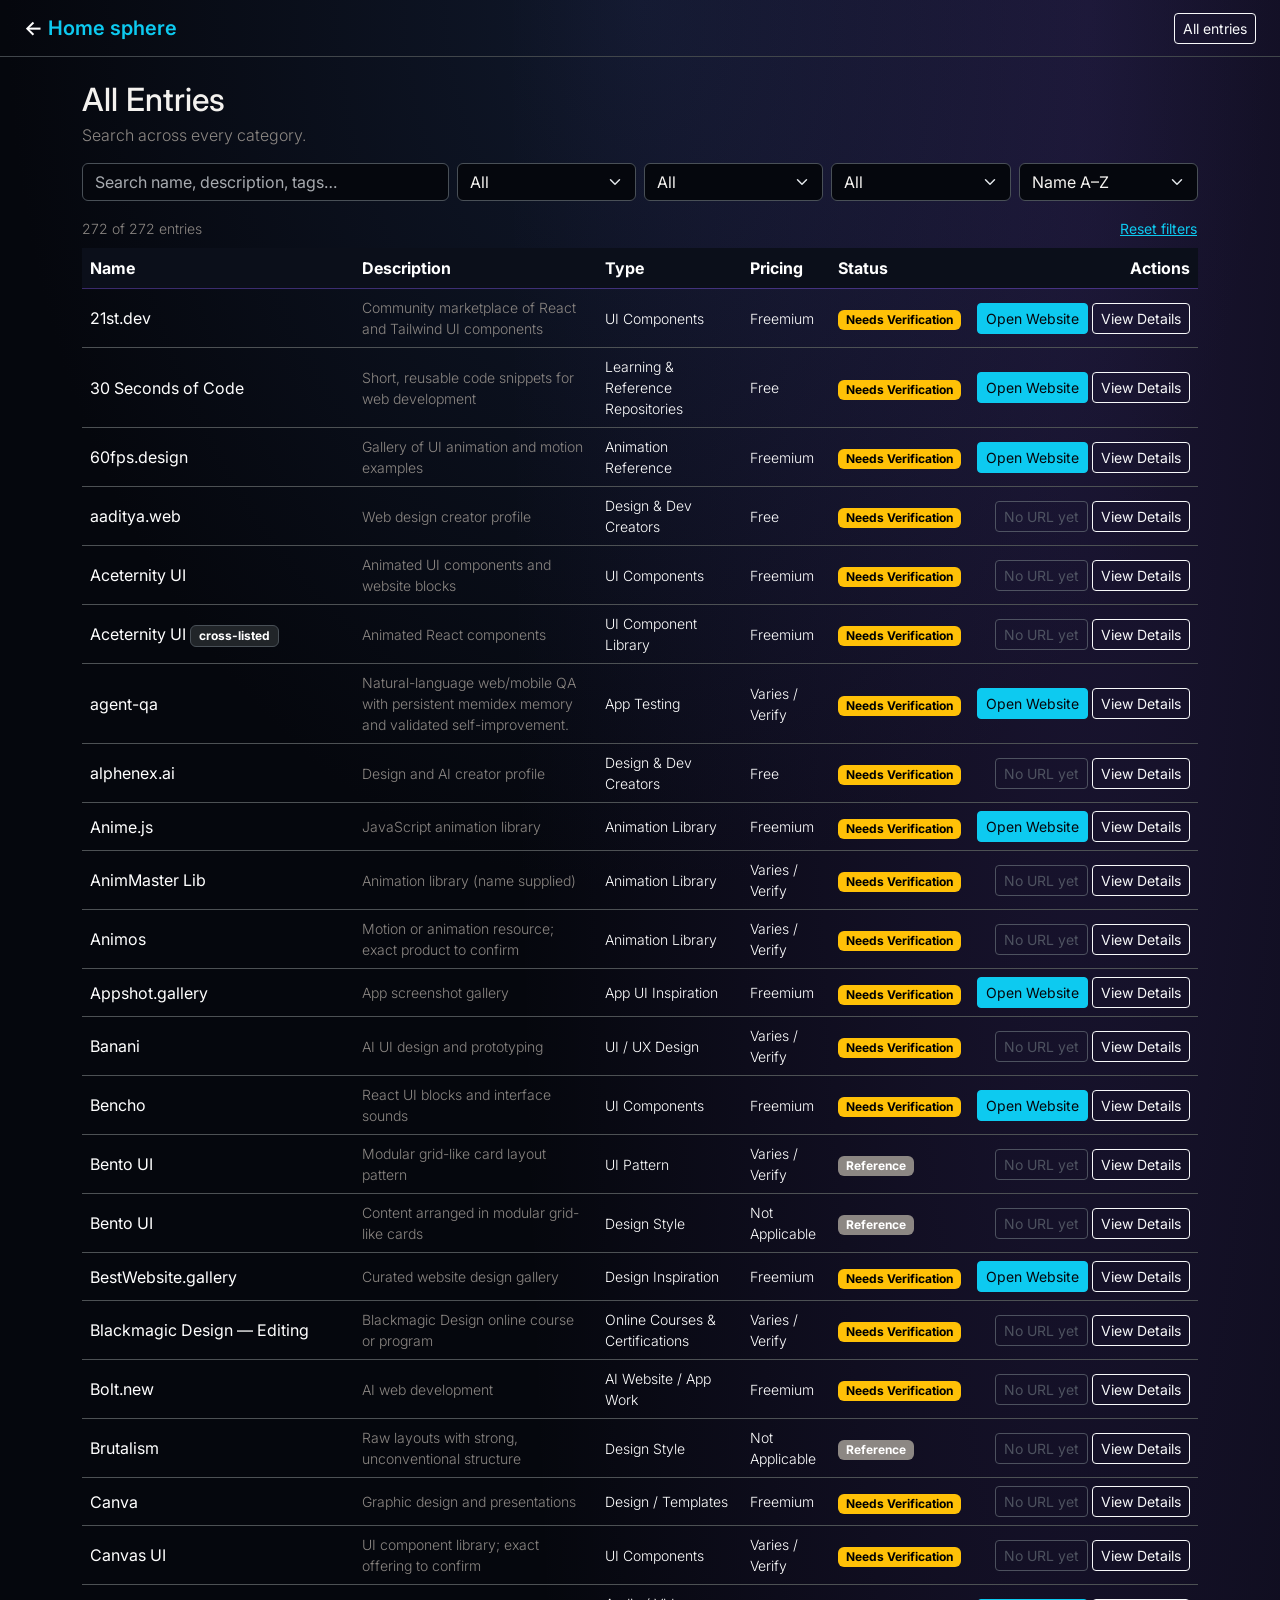
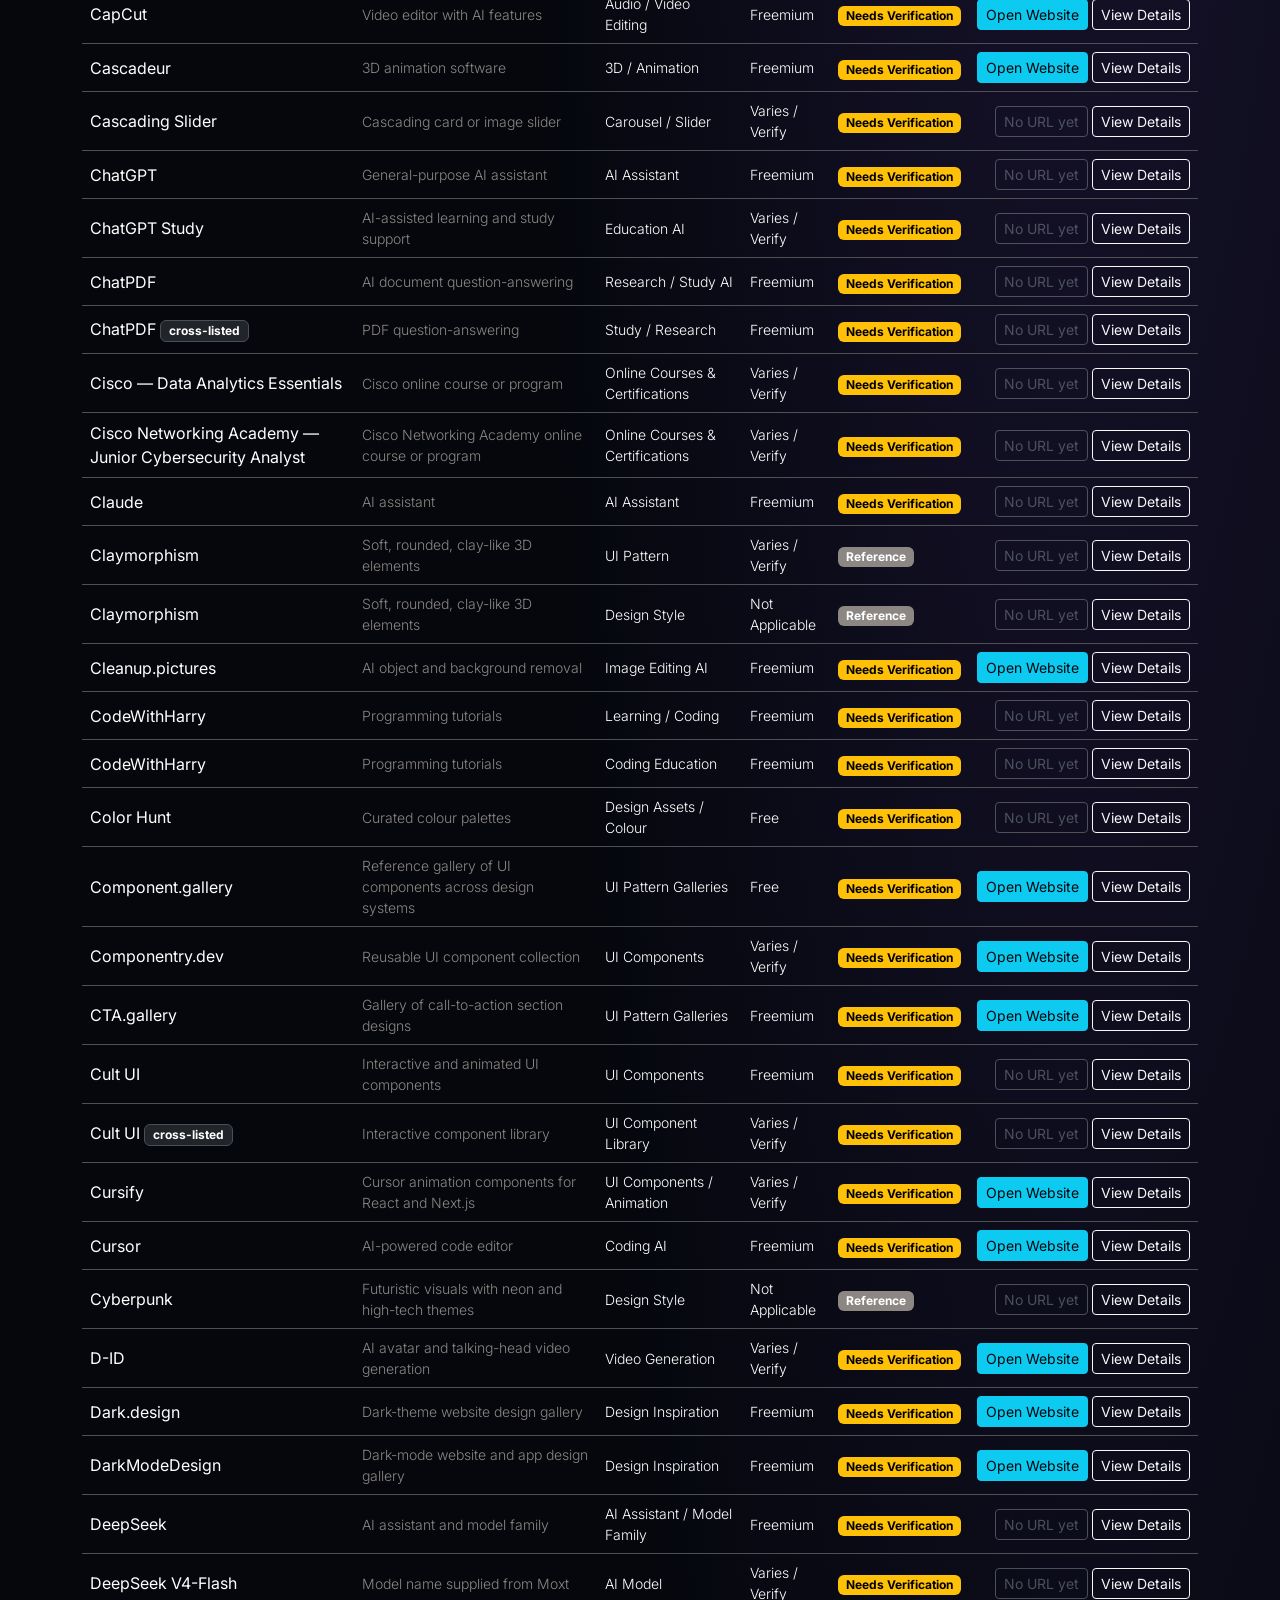
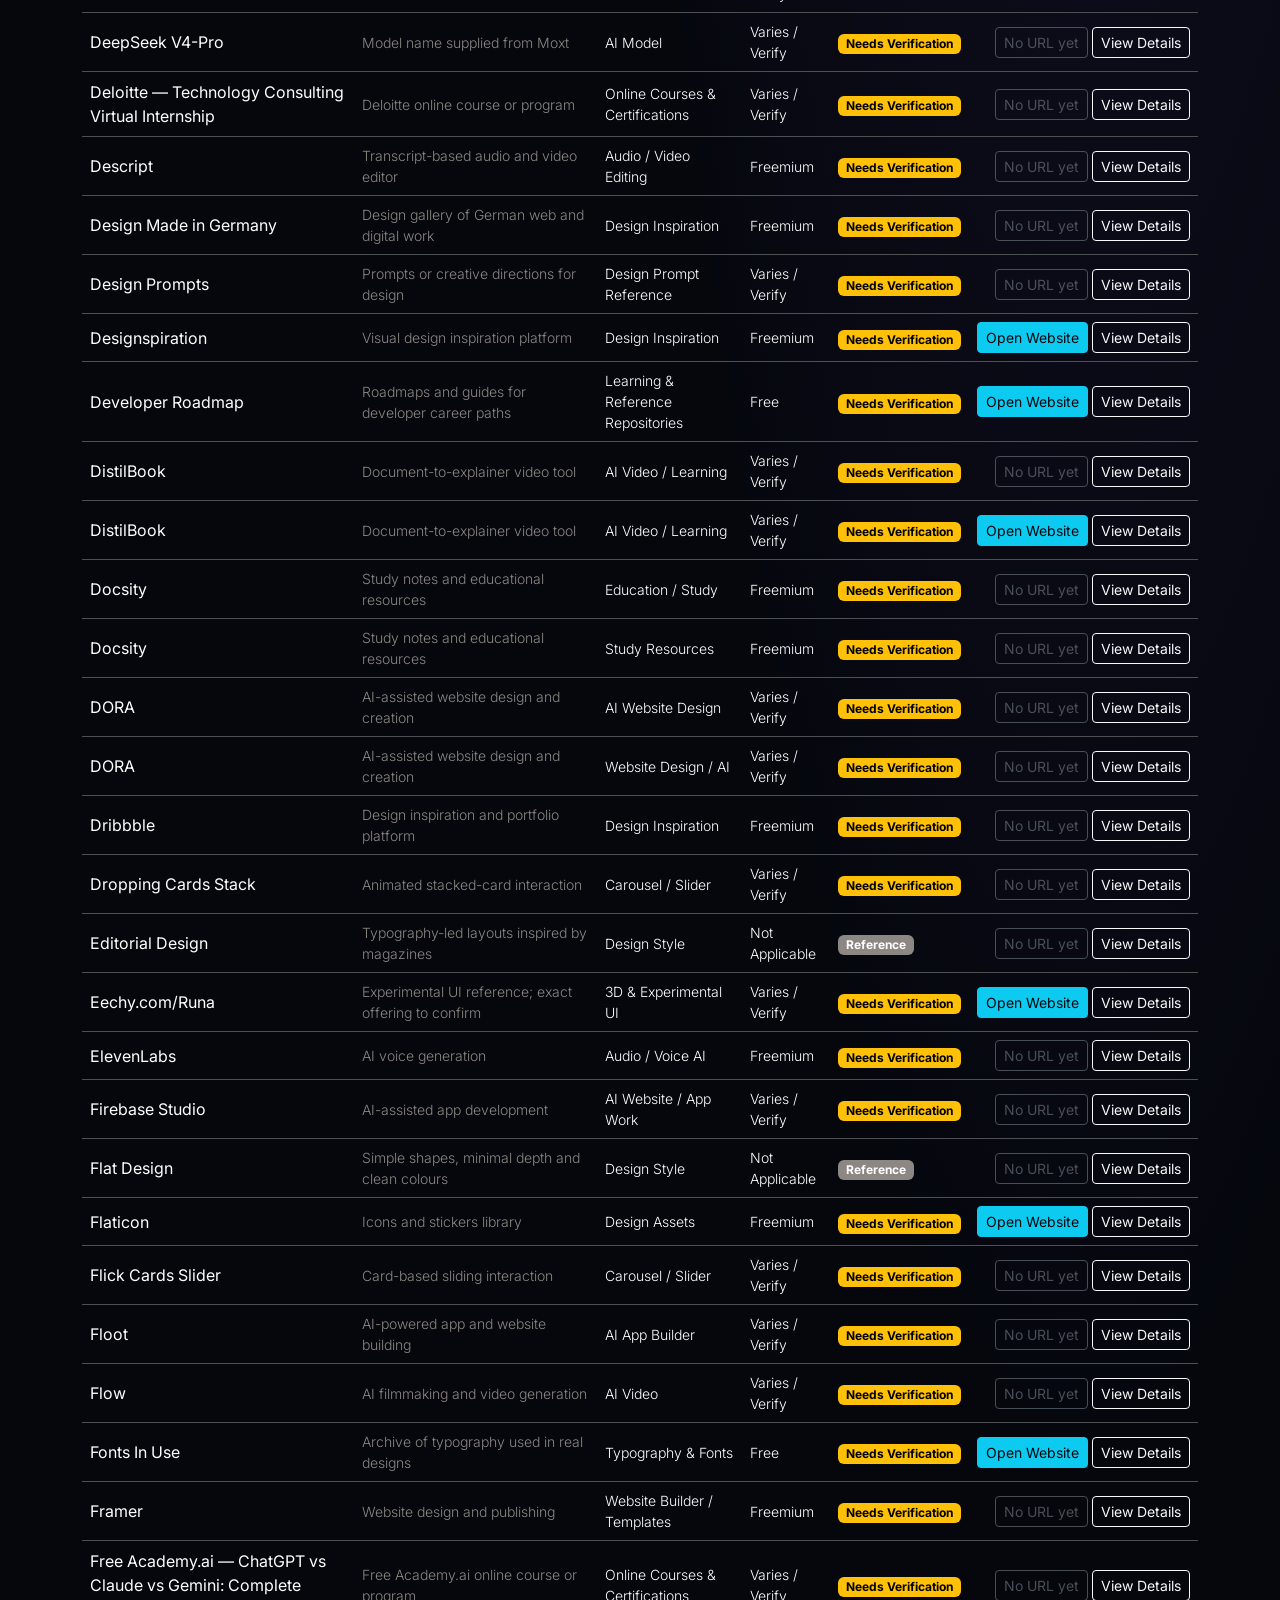
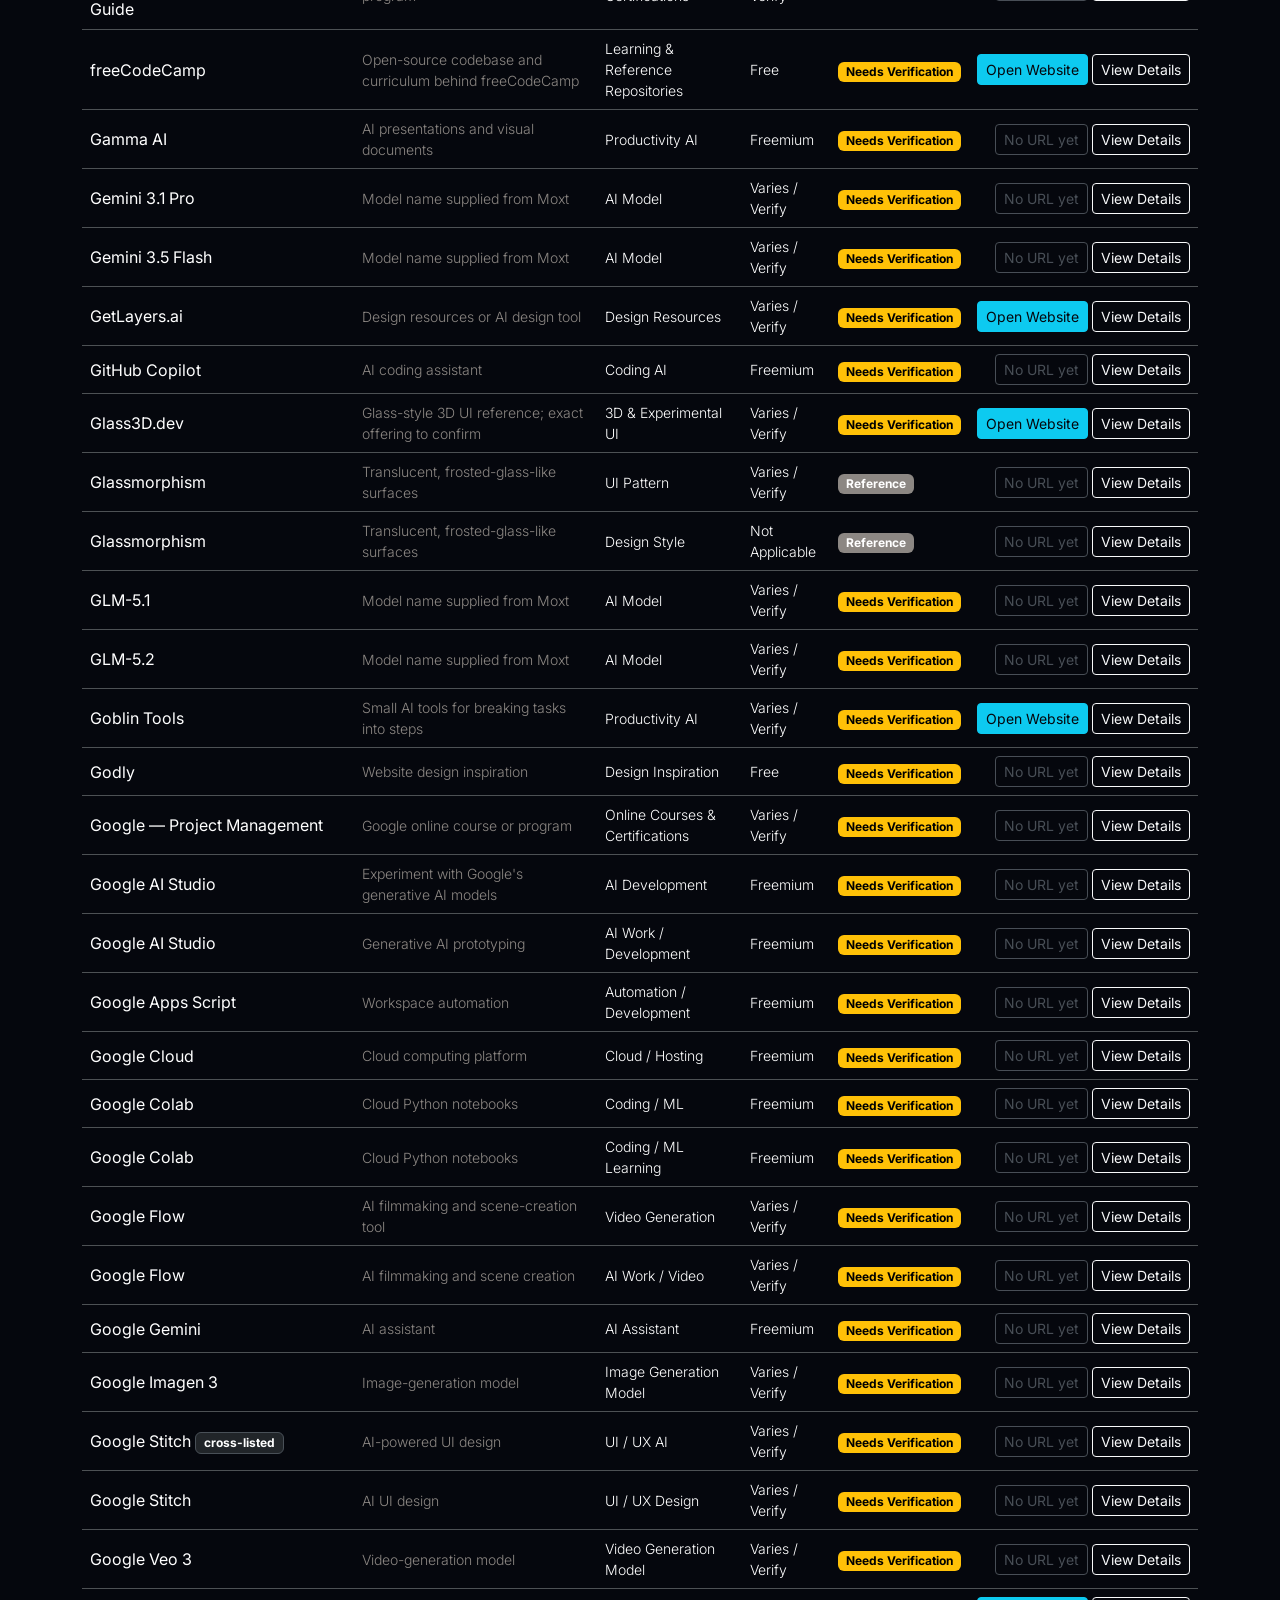
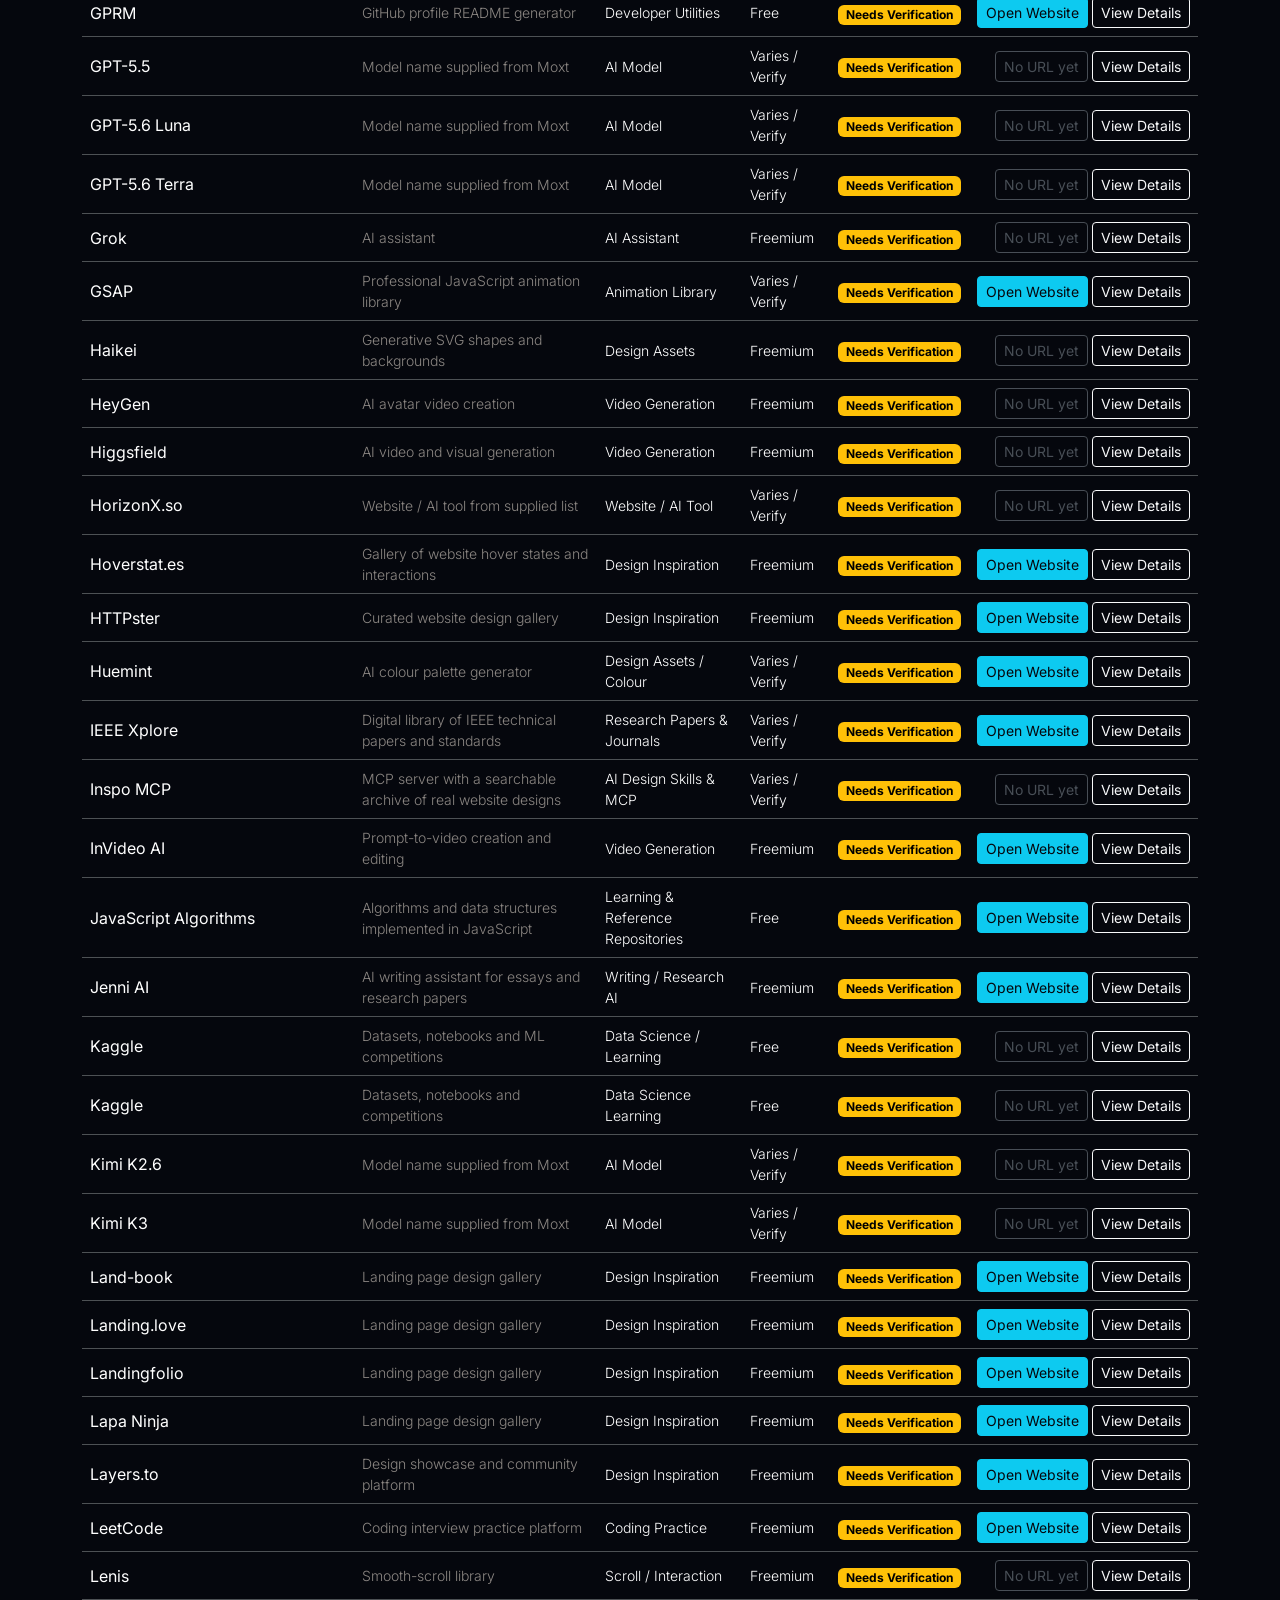
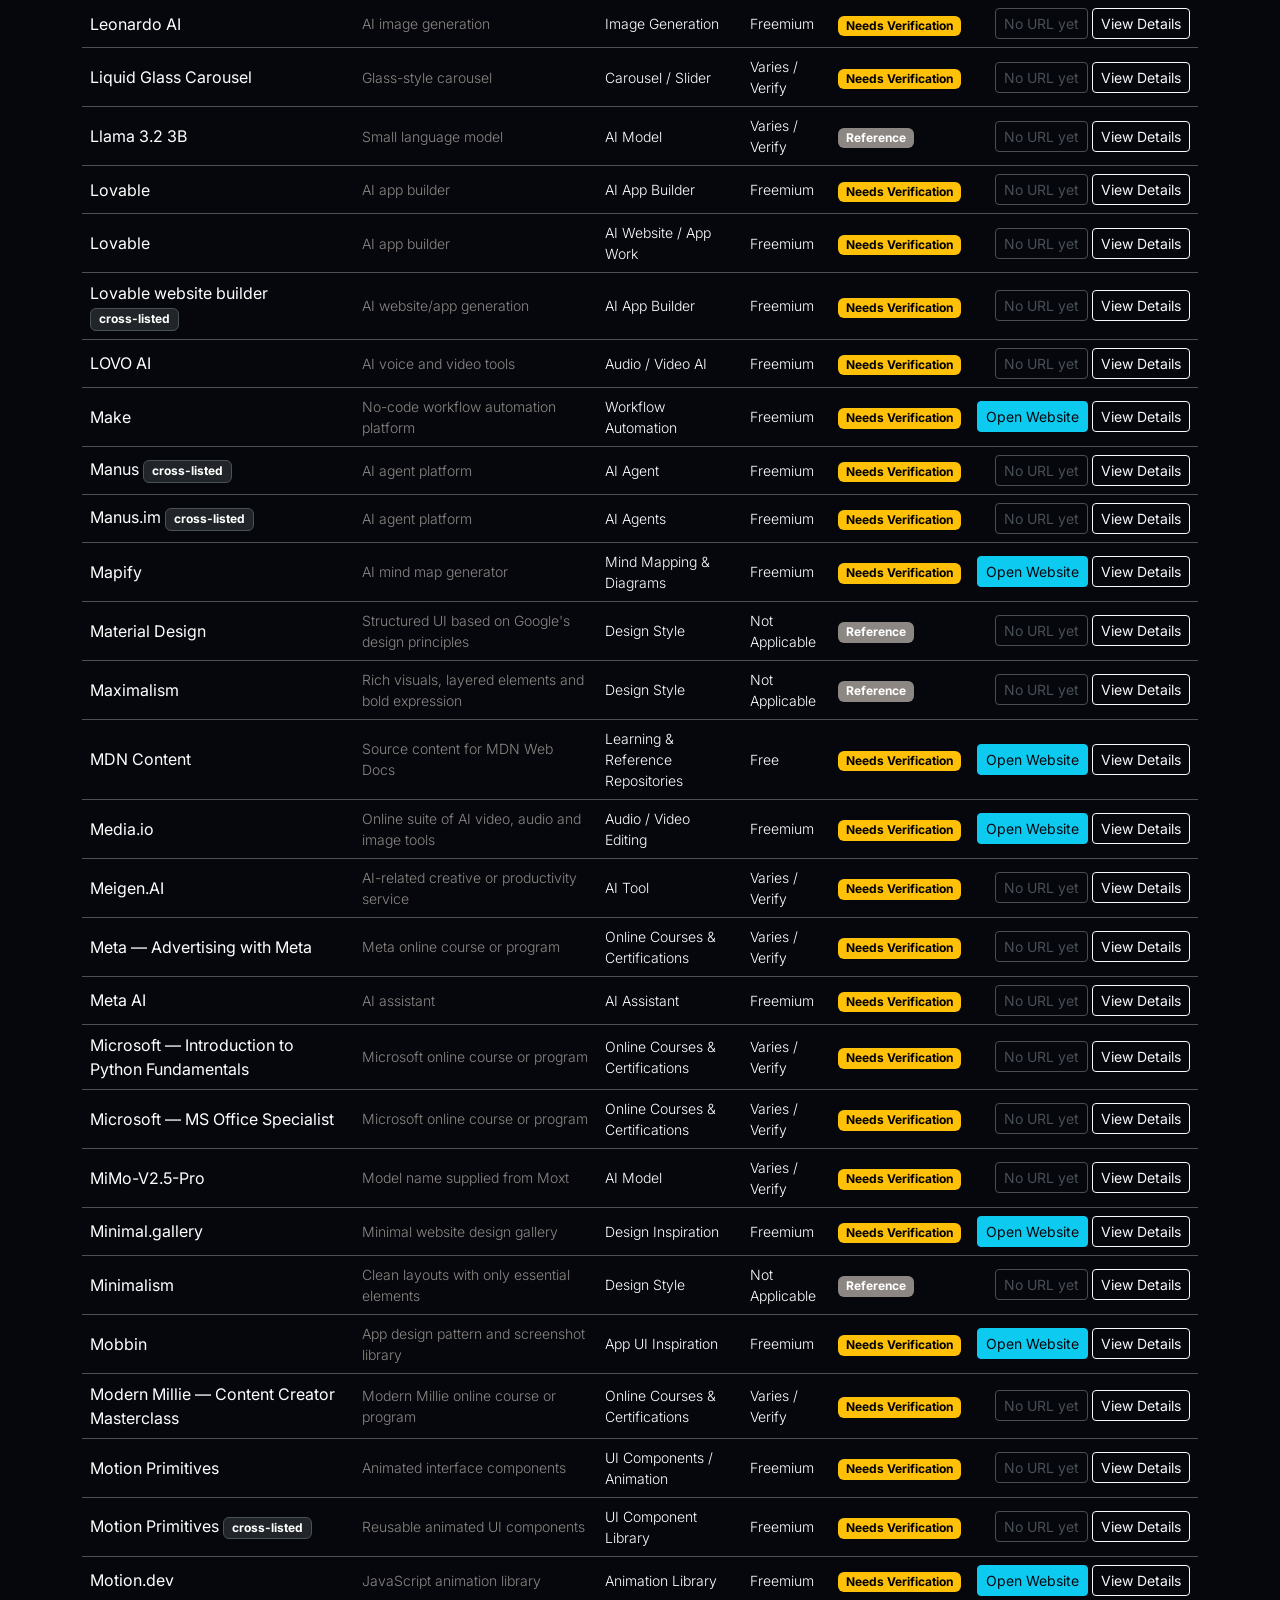
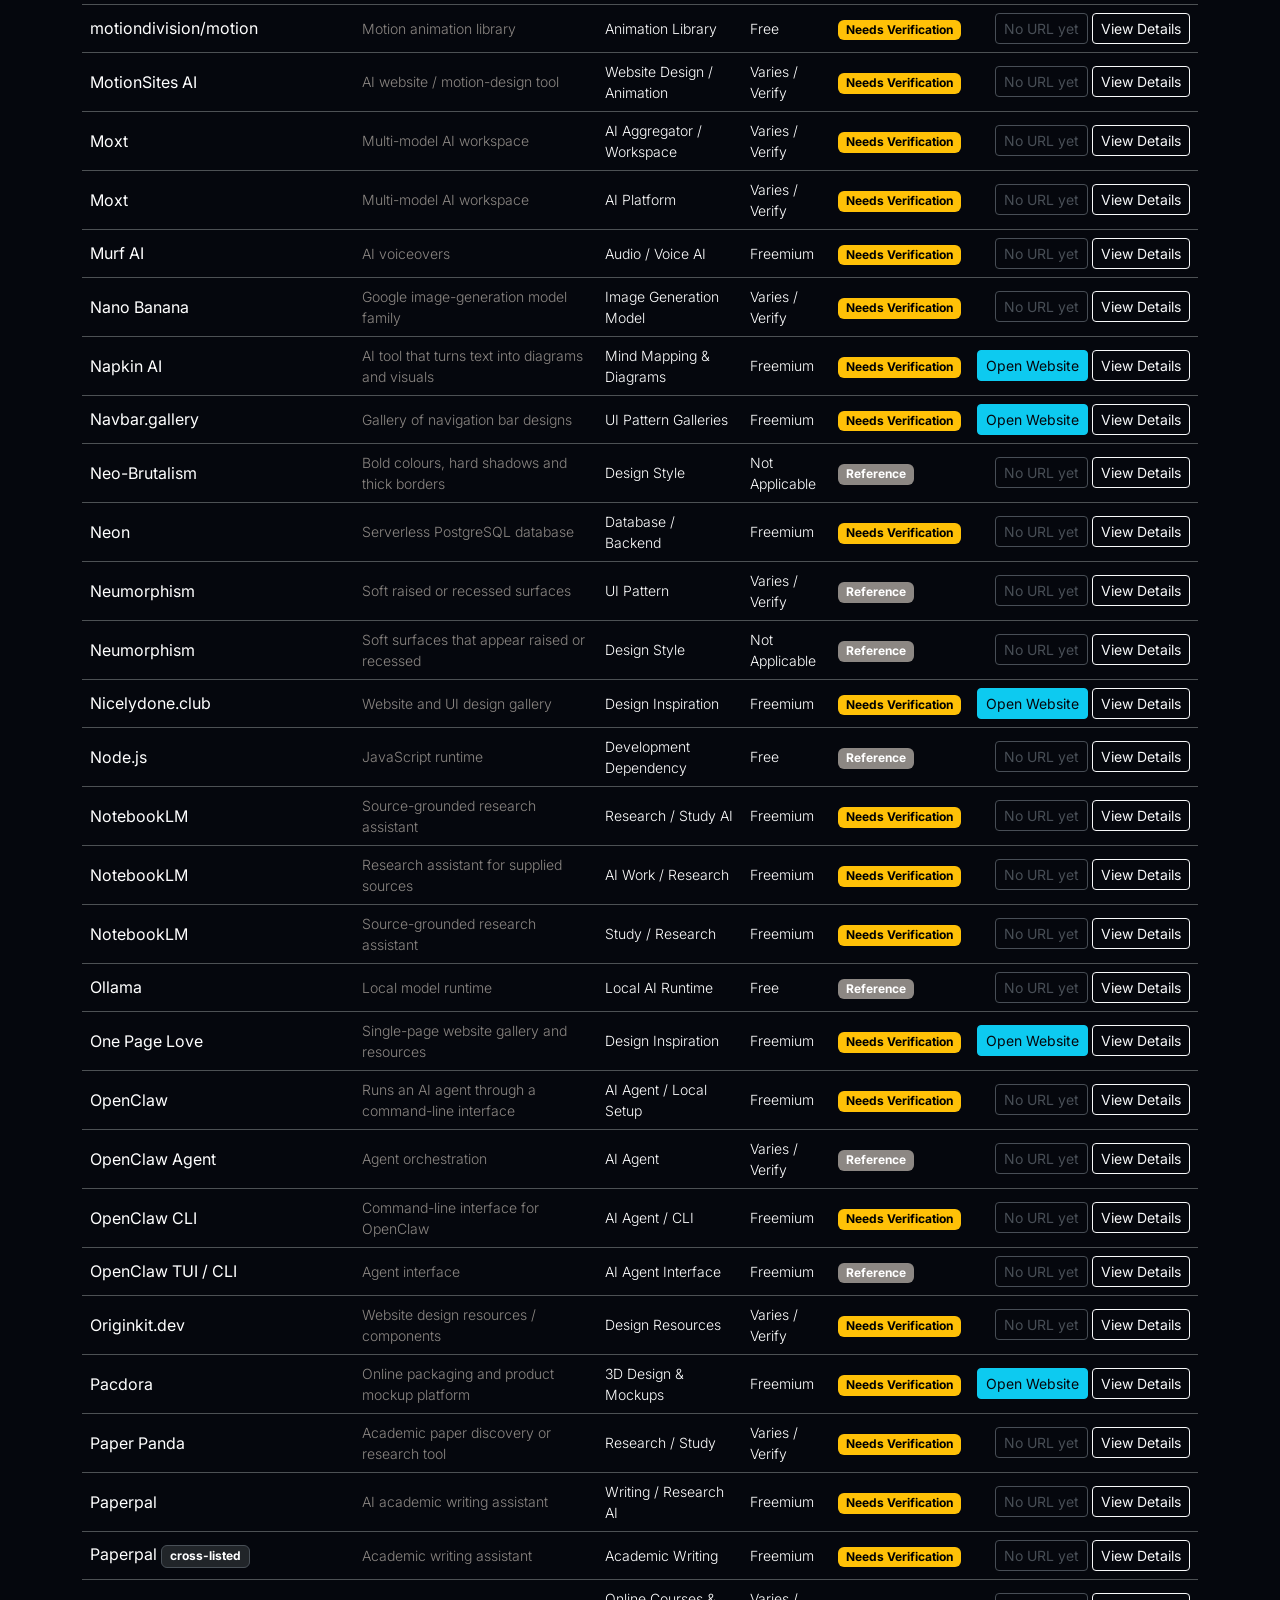
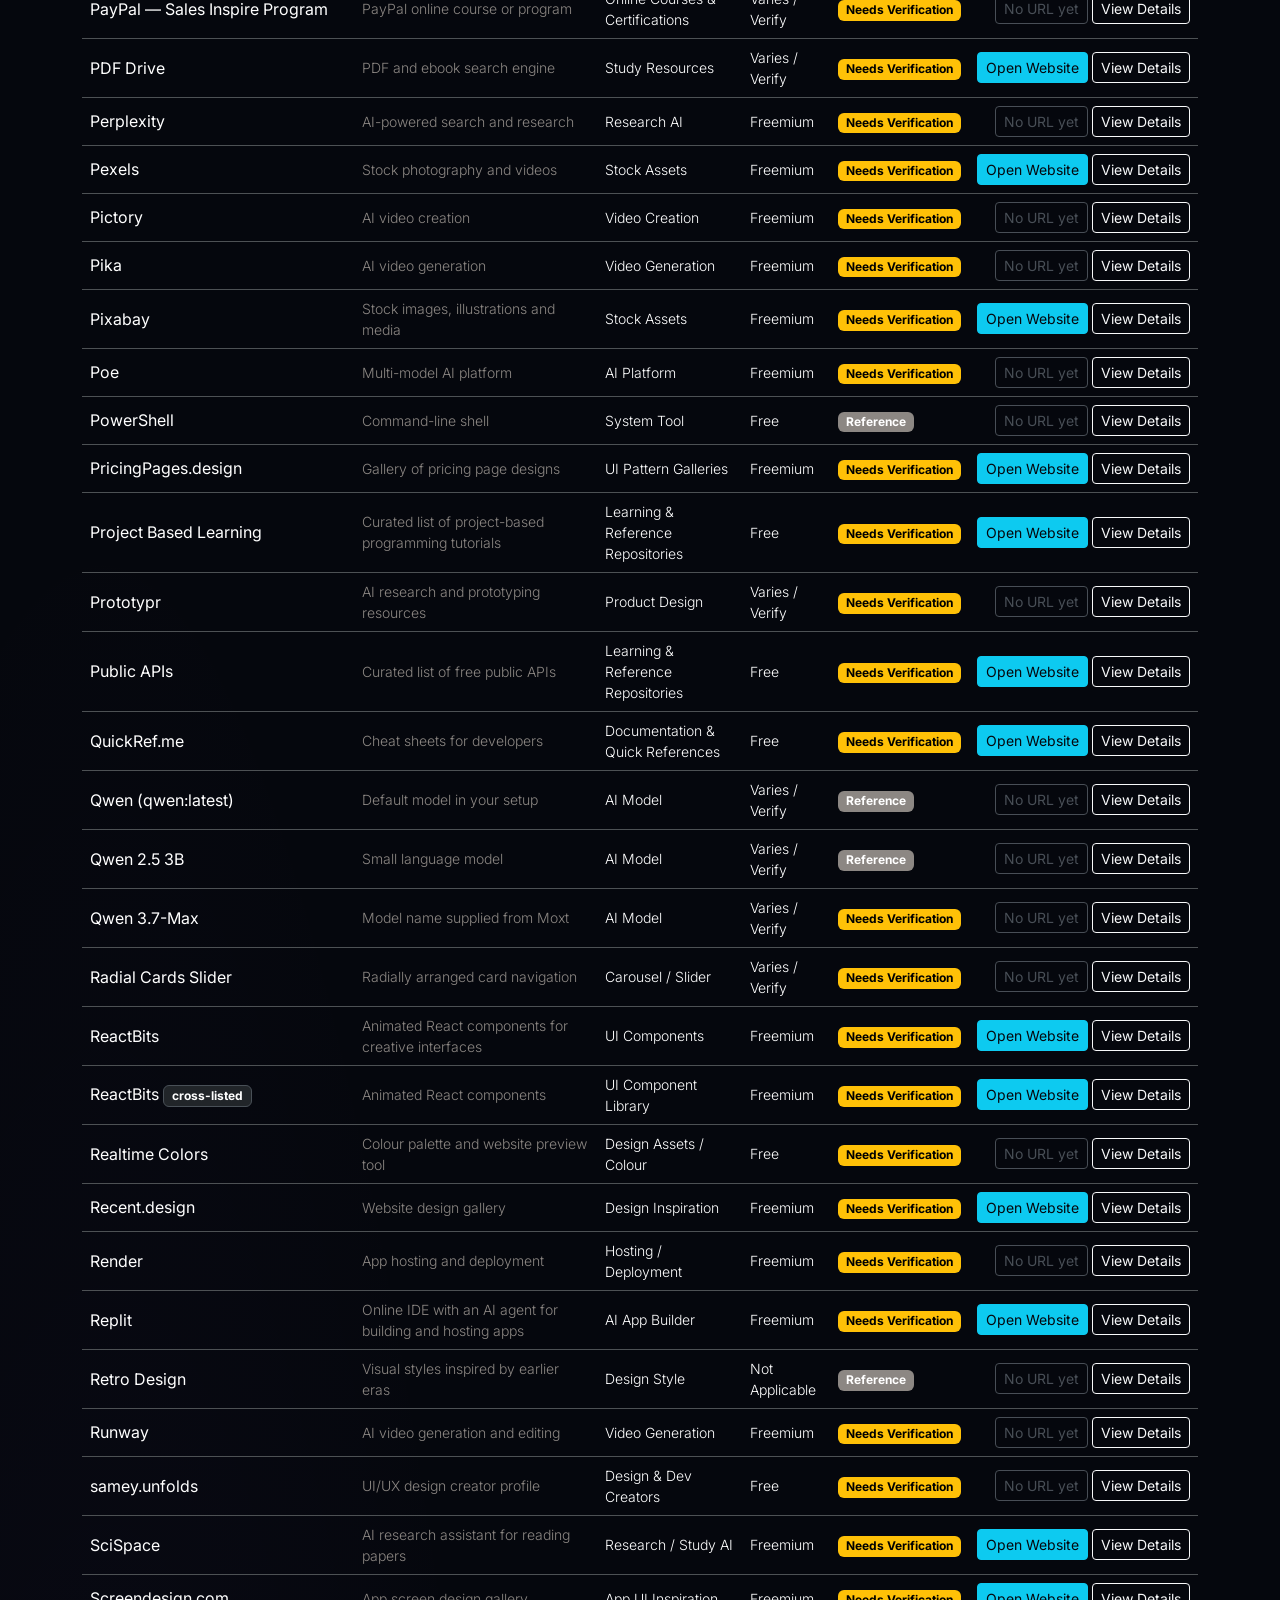
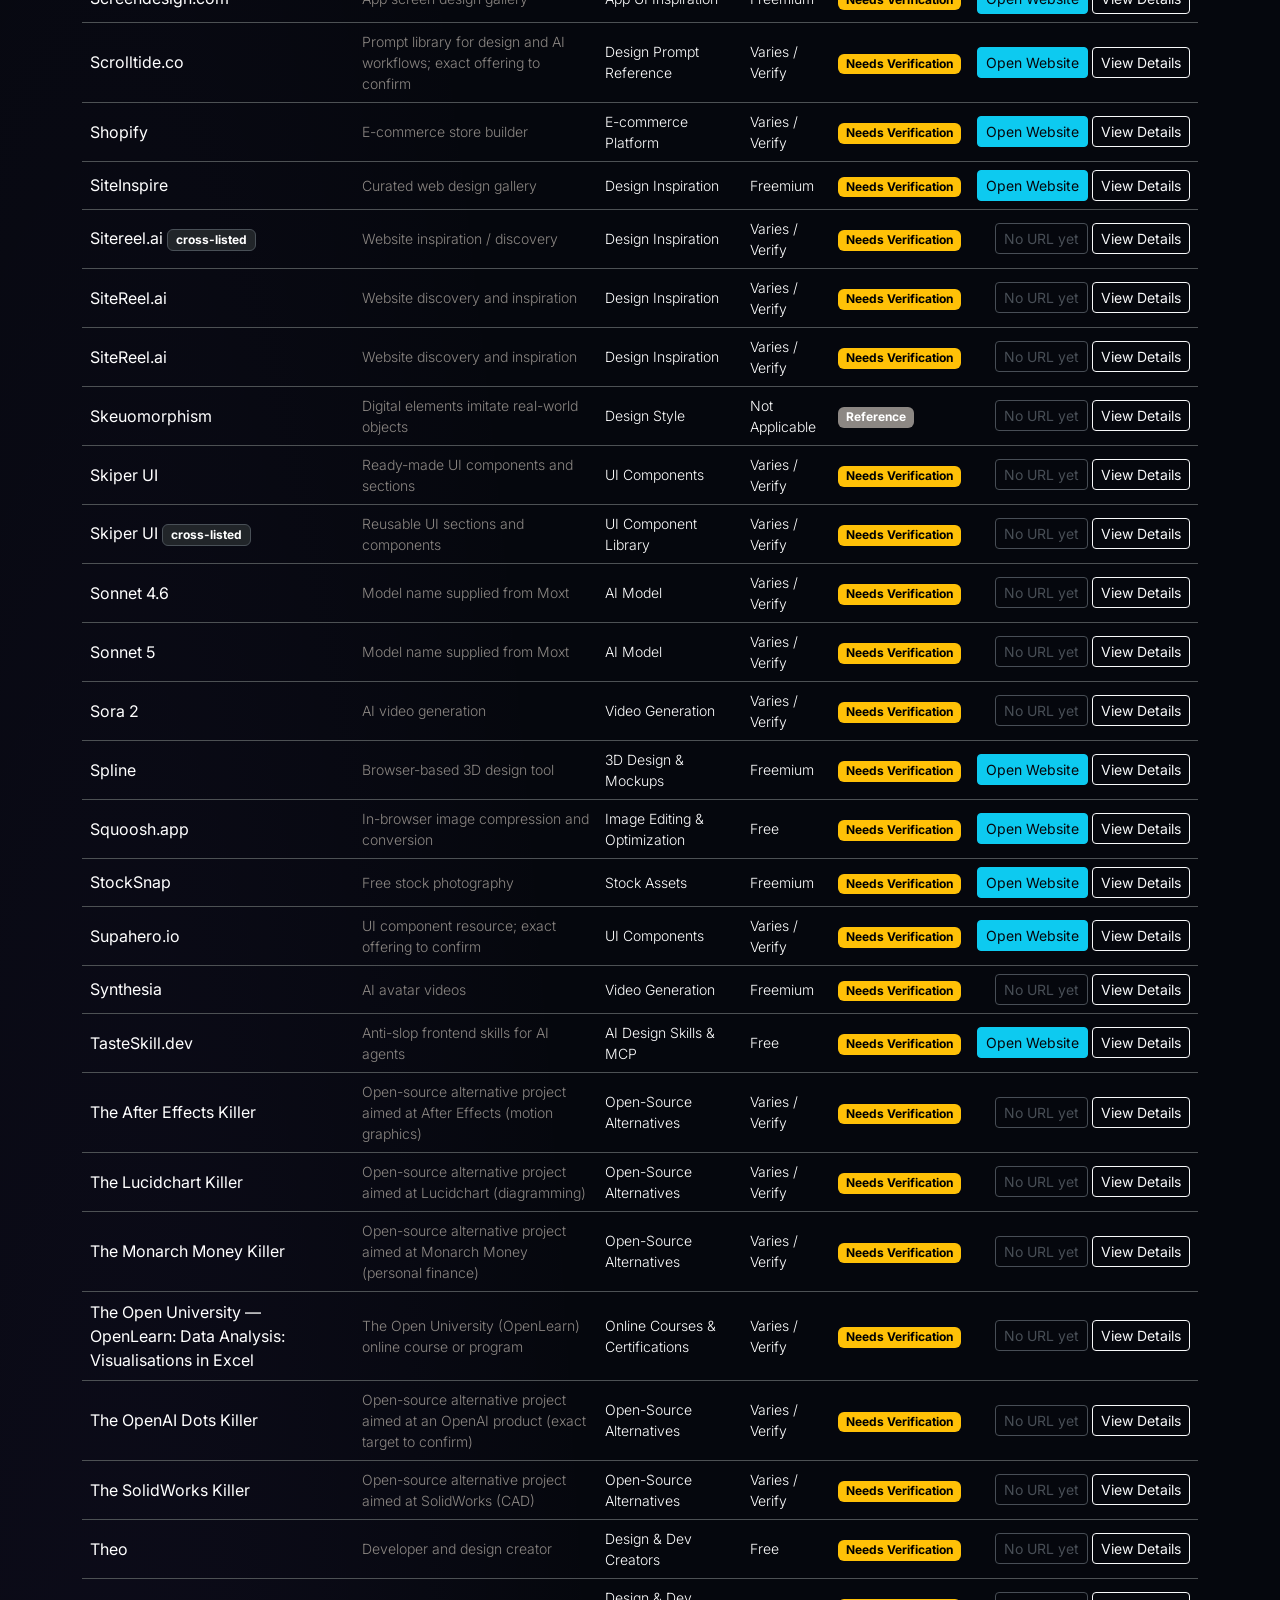
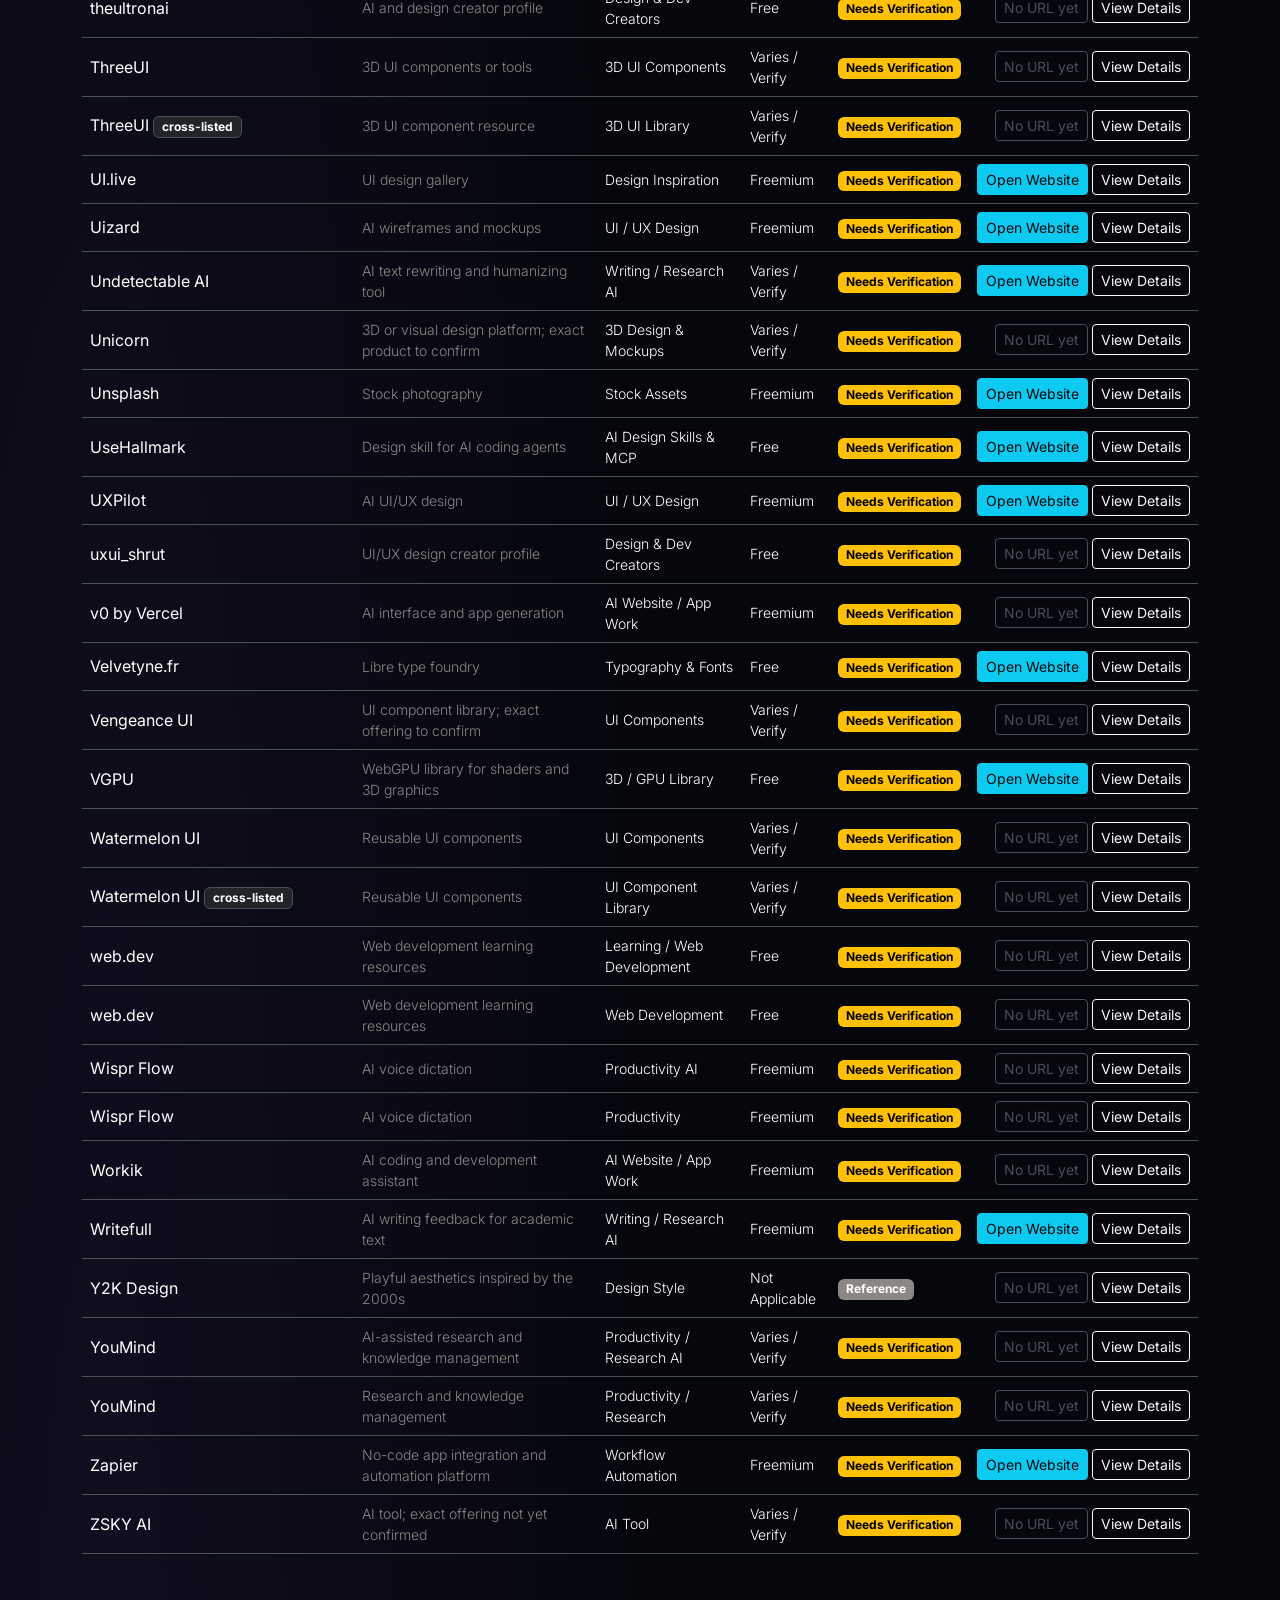
<file: category.html>
<!DOCTYPE html>
<html lang="en" data-bs-theme="dark">
<head>
  <meta charset="utf-8">
  <meta name="viewport" content="width=device-width, initial-scale=1, viewport-fit=cover">
  <title>Directory — AI Tools Directory</title>
  <link href="https://fonts.googleapis.com/css2?family=Playfair+Display:wght@400&family=Inter:wght@300;400;500;700&display=swap" rel="stylesheet">
  <link href="https://cdnjs.cloudflare.com/ajax/libs/font-awesome/6.5.1/css/all.min.css" rel="stylesheet" crossorigin="anonymous" referrerpolicy="no-referrer">
  <link href="https://cdn.jsdelivr.net/npm/bootstrap@5.3.3/dist/css/bootstrap.min.css" rel="stylesheet">
  <link href="style.css" rel="stylesheet">
</head>
<body data-page="category">
  <nav class="navbar border-bottom border-secondary-subtle">
    <div class="container-fluid px-4">
      <a class="navbar-brand fw-semibold" href="index.html">&larr; <span class="text-info">Home sphere</span></a>
      <a class="btn btn-outline-light btn-sm" href="category.html?cat=all">All entries</a>
    </div>
  </nav>

  <main class="container-xl py-4">
    <div id="dataWarning" class="alert alert-warning" hidden></div>
    <h1 id="catTitle" class="h2 mb-1"></h1>
    <p id="catDesc" class="text-secondary"></p>

    <div class="row g-2 mb-3">
      <div class="col-12 col-lg-4"><input id="q" class="form-control" type="search" placeholder="Search name, description, tags…" aria-label="Search"></div>
      <div class="col-6 col-lg-2"><select id="fSub" class="form-select" aria-label="Subcategory"></select></div>
      <div class="col-6 col-lg-2"><select id="fPrice" class="form-select" aria-label="Pricing type"></select></div>
      <div class="col-6 col-lg-2"><select id="fStatus" class="form-select" aria-label="Verification status"></select></div>
      <div class="col-6 col-lg-2">
        <select id="sort" class="form-select" aria-label="Sort">
          <option value="name">Name A–Z</option><option value="name-desc">Name Z–A</option>
          <option value="sub">Subcategory</option><option value="price">Pricing</option><option value="status">Status</option>
        </select>
      </div>
    </div>
    <div class="d-flex justify-content-between align-items-center mb-2 small text-secondary">
      <span id="count"></span><button id="reset" class="btn btn-link btn-sm p-0">Reset filters</button>
    </div>
    <div id="results"></div>
  </main>

  <footer class="site-footer">
    <p class="footer-credit">Designed &amp; Developed by <strong>Smit Salunkhe</strong></p>
    <ul class="footer-links">
      <li><a href="https://github.com/Salunkhesmit" target="_blank" rel="noopener noreferrer" aria-label="GitHub: Salunkhesmit"><i class="fa-brands fa-github" aria-hidden="true"></i><span>Salunkhesmit</span></a></li>
      <li><a href="mailto:salunkhesmit4428@gmail.com" aria-label="Email salunkhesmit4428@gmail.com"><i class="fa-solid fa-envelope" aria-hidden="true"></i><span>salunkhesmit4428@gmail.com</span></a></li>
    </ul>
  </footer>

  <div class="offcanvas offcanvas-end" tabindex="-1" id="detailPanel" aria-labelledby="detailTitle">
    <div class="offcanvas-header border-bottom border-secondary-subtle">
      <h2 class="offcanvas-title h5" id="detailTitle"></h2>
      <button type="button" class="btn-close" data-bs-dismiss="offcanvas" aria-label="Close"></button>
    </div>
    <div class="offcanvas-body" id="detailBody"></div>
  </div>

  <script src="https://cdn.jsdelivr.net/npm/bootstrap@5.3.3/dist/js/bootstrap.bundle.min.js"></script>
  <script src="directory-data.js"></script>
  <script src="directory.js"></script>
</body>
</html>
</file>
<file: style.css>
/* Layout comes from Bootstrap. This file: dark skin, 3D hero, directory table skin, responsive rules. */
:root{--bg:#05070d;--bg2:#10182b;--ink:#f4f2ef;--dim:#8c8783;--line:rgba(244,242,239,.16);--accent:#0dcaf0;--purple:#8b5cf6;--red:#ff304f;--pad:clamp(14px,2.6vw,34px);
  --serif:"Playfair Display","Times New Roman",serif;--sans:"Inter",-apple-system,"Segoe UI",Helvetica,Arial,sans-serif;
  --ease:cubic-bezier(.22,.61,.36,1);--safe-b:env(safe-area-inset-bottom,0px)}
html{background:var(--bg)}
[data-bs-theme=dark]{--bs-body-bg:#05070d;--bs-body-color:#f4f2ef;--bs-secondary-rgb:140,135,131;--bs-link-color:#0dcaf0;--bs-link-hover-color:#ff304f;--bs-link-color-rgb:13,202,240;--bs-link-hover-color-rgb:255,48,79}
/* buttons: cyan primary, neon-red hover/active on outlines */
.btn-primary{--bs-btn-color:#05070d;--bs-btn-bg:#0dcaf0;--bs-btn-border-color:#0dcaf0;--bs-btn-hover-color:#05070d;--bs-btn-hover-bg:#3dd5f3;--bs-btn-hover-border-color:#3dd5f3;--bs-btn-active-color:#fff;--bs-btn-active-bg:#ff304f;--bs-btn-active-border-color:#ff304f;--bs-btn-disabled-bg:#0dcaf0;--bs-btn-disabled-border-color:#0dcaf0}
.btn-outline-light{--bs-btn-hover-color:#fff;--bs-btn-hover-bg:rgba(255,48,79,.14);--bs-btn-hover-border-color:#ff304f;--bs-btn-active-color:#fff;--bs-btn-active-bg:rgba(255,48,79,.28);--bs-btn-active-border-color:#ff304f}
body{background:radial-gradient(ellipse 70% 45% at 85% 0%,rgba(139,92,246,.16),transparent 65%),radial-gradient(ellipse 60% 40% at 8% 100%,rgba(139,92,246,.08),transparent 70%),radial-gradient(ellipse at 50% 0%,#10182b 0%,#05070d 70%) fixed;color:var(--ink);font-family:var(--sans);font-weight:300;
  -webkit-font-smoothing:antialiased;min-height:100vh;overflow-x:clip}
img,canvas{max-width:100%}
button{touch-action:manipulation;-webkit-tap-highlight-color:transparent}

/* ---------- HERO ---------- */
.hero{position:relative;height:100vh;height:100svh;min-height:560px;display:flex;flex-direction:column;overflow:hidden}
.hero-nav{position:relative;z-index:6;display:flex;justify-content:space-between;align-items:center;gap:12px;padding:calc(var(--pad)*.7) var(--pad)}
.brand{font-family:var(--serif);font-size:clamp(18px,2.1vw,26px);color:var(--ink);text-decoration:none}
.brand em{font-style:normal;color:var(--accent)}
.stage{position:relative;flex:1 1 auto;min-height:0;touch-action:none;user-select:none;-webkit-user-select:none;cursor:grab;z-index:1}
.stage.dragging{cursor:grabbing}
#globe{position:absolute;inset:0;width:100%;height:100%;display:block}
#nodes{position:absolute;inset:0;pointer-events:none;opacity:0;transition:opacity 1s ease .2s}
#nodes.ready{opacity:1}
.stage::before{content:"";position:absolute;inset:0;pointer-events:none;background:radial-gradient(ellipse 46% 52% at 50% 52%,rgba(139,92,246,.18),transparent 72%),radial-gradient(ellipse 26% 28% at 74% 36%,rgba(255,48,79,.05),transparent 70%)}
.vig{position:absolute;inset:0;z-index:2;pointer-events:none;
  background:radial-gradient(ellipse 88% 92% at 50% 50%,transparent 48%,rgba(5,7,13,.4) 80%,rgba(5,7,13,.85) 100%)}
.node{position:absolute;top:0;left:0;padding:14px;margin:0;border:0;background:none;color:var(--ink);pointer-events:auto;will-change:transform,opacity;cursor:pointer}
.node__inner{position:relative;display:block;transform:scale(var(--s,1));transition:transform .35s var(--ease)}
.node:hover .node__inner,.node:focus-visible .node__inner{--s:1.18}
.node:focus-visible{outline:1px solid var(--red);border-radius:50%}
.node__dot{display:block;width:13px;height:13px;border-radius:50%;background:#fff;box-shadow:0 0 0 5px rgba(139,92,246,.16),0 0 22px rgba(190,170,255,.5);transition:background .3s,box-shadow .3s}
.node:hover .node__dot,.node:focus-visible .node__dot{background:var(--a,#ff304f);box-shadow:0 0 0 7px rgba(255,48,79,.16),0 0 34px var(--a,#ff304f)}
.node__label{position:absolute;top:calc(100% + 8px);left:50%;transform:translateX(-50%);white-space:nowrap;text-align:center;font-size:10.5px;letter-spacing:.2em;text-transform:uppercase;line-height:1.3;color:rgba(244,242,239,.88);text-shadow:0 1px 8px #000}
.node__count{display:block;margin-top:2px;font-size:9.5px;letter-spacing:.14em;color:var(--dim)}
#headline{position:absolute;left:50%;top:50%;z-index:5;width:min(60vw,560px);margin:0;transform:translate(-50%,-50%);text-align:center;pointer-events:none;
  font-family:var(--serif);font-weight:400;font-size:clamp(24px,4vw,52px);line-height:1.08;letter-spacing:-.01em;text-shadow:0 2px 40px rgba(0,0,0,.7);will-change:opacity}
#headline .w{display:inline-block;opacity:0;transform:translateY(.4em);filter:blur(7px)}
body.revealed #headline .w{opacity:1;transform:none;filter:blur(0);transition:opacity 1s var(--ease),transform 1.1s var(--ease),filter 1s var(--ease);transition-delay:calc(.3s + var(--i)*.09s)}
#headline .sub{display:block;margin-top:16px;font-family:var(--sans);font-size:11px;letter-spacing:.24em;text-transform:uppercase;color:rgba(244,242,239,.5);text-shadow:none}
.node-info{position:absolute;left:var(--pad);top:var(--pad);z-index:6;width:min(280px,40vw);padding:14px 16px;border:1px solid rgba(139,92,246,.45);border-radius:10px;
  background:rgba(5,7,13,.8);box-shadow:0 0 30px rgba(139,92,246,.12);backdrop-filter:blur(6px);opacity:0;pointer-events:none;transition:opacity .3s}
.node-info.show{opacity:1}
.node-info h3{font-family:var(--serif);font-weight:400;font-size:20px;margin:0 0 4px}
.node-info p{font-size:12px;line-height:1.5;color:rgba(244,242,239,.7);margin:0 0 6px}
.node-info .count{font-size:10px;letter-spacing:.2em;text-transform:uppercase;color:var(--accent)}

/* bottom bar: lives in normal flow under the globe, so it can never overlap it */
.hero-bar{position:relative;z-index:6;display:flex;flex-wrap:wrap;justify-content:center;align-items:center;gap:10px 14px;
  padding:14px var(--pad) calc(18px + var(--safe-b))}
.search-form{display:flex;gap:8px;flex:1 1 300px;max-width:480px}
.search-form .form-control{padding:.7rem 1.1rem;border-radius:999px;background:rgba(255,255,255,.06);border-color:var(--line);color:var(--ink);min-width:0}
.search-form .form-control:focus{border-color:var(--accent);box-shadow:0 0 0 .2rem rgba(13,202,240,.2)}
.search-form .btn{border-radius:999px;padding:.7rem 1.4rem;flex:none}
.zoom-ctl{display:flex;gap:6px}
.zoom-ctl button{width:44px;height:44px;border-radius:50%;border:1px solid var(--line);background:rgba(255,255,255,.05);color:var(--ink);font-size:20px;line-height:1}
.zoom-ctl button:hover,.zoom-ctl button:active{border-color:var(--red);color:var(--red);box-shadow:0 0 14px rgba(255,48,79,.25)}
body.no-3d .stage{flex:0 0 auto;min-height:38vh}
body.no-3d #globe,body.no-3d #nodes,body.no-3d .vig,body.no-3d .zoom-ctl{display:none}
body.no-3d .hero{height:auto;min-height:0}

/* ---------- categories ---------- */
.cat-card{background:rgba(255,255,255,.04);border:1px solid var(--line);transition:transform .25s,border-color .25s}
.cat-card:hover{transform:translateY(-4px);border-color:var(--red);box-shadow:0 8px 28px rgba(255,48,79,.12),0 0 24px rgba(139,92,246,.1)}
.cat-card:active{border-color:var(--red)}
.cat-card h2{font-family:var(--serif);font-weight:400}

/* ---------- directory ---------- */
.dir-table{--bs-table-bg:transparent;--bs-table-hover-bg:rgba(139,92,246,.1)}
.dir-table thead th{position:sticky;top:0;z-index:1;background:#0b0f1a;border-bottom-color:rgba(139,92,246,.4)}
.offcanvas{max-width:100vw}
.offcanvas-end{width:min(440px,100vw)}
@media (max-width:1199.98px){.col-pricing{display:none}}
@media (max-width:991.98px){.col-desc{display:none}}
@media (max-width:767.98px){
  .dir-table thead{display:none}
  .dir-table,.dir-table tbody,.dir-table tr,.dir-table td{display:block;width:100%}
  .dir-table tr{border:1px solid var(--line);border-radius:10px;margin-bottom:12px;padding:10px 12px}
  .dir-table td{border:0;padding:4px 0;background:transparent}
  .dir-table td.col-pricing,.dir-table td.col-desc{display:block}
  .dir-table td[data-label]::before{content:attr(data-label);display:block;font-size:10px;letter-spacing:.16em;text-transform:uppercase;color:var(--dim)}
  .dir-table td.actions{display:flex;gap:8px;flex-wrap:wrap;padding-top:8px;text-align:left!important}
  .dir-table td.actions .btn{flex:1 1 auto;min-height:40px}
}

/* ---------- breakpoints for the hero ---------- */
@media (max-width:900px){.node-info{width:min(240px,44vw)}}
@media (max-width:640px){
  .hero{min-height:520px}
  #headline{width:84vw;font-size:clamp(22px,7vw,32px)}
  #headline .sub{display:none}
  .node{padding:12px}
  .node__label{font-size:9px;letter-spacing:.12em}
  .node__count{display:none}
  .node-info{display:none}
  .search-form{flex-basis:100%;max-width:none;order:1}
  .zoom-ctl{order:2}
}
@media (max-height:520px) and (orientation:landscape){.hero{min-height:0;height:auto}.stage{min-height:300px}#headline{font-size:clamp(18px,4.8vh,28px)}#headline .sub{display:none}}
@media (prefers-reduced-motion:reduce){*,*::before,*::after{animation-duration:.01ms!important;transition-duration:.14s!important}}

/* ---------- footer credit (uses the site palette) ---------- */
/* room under the footer for the floating "Top" button; padding (not margin) so the page background continues behind it */
body{padding-bottom:calc(76px + var(--safe-b))}
/* same width as the Bootstrap container the other sections sit in */
.site-footer{width:calc(100% - 1.5rem);margin:36px auto 0;padding:clamp(12px,1.8vw,16px) var(--pad);text-align:center;
  border-radius:clamp(14px,2vw,20px);border:1px solid rgba(139,92,246,.28);background:rgba(255,255,255,.03);box-shadow:0 0 30px rgba(139,92,246,.08)}
@media (min-width:576px){.site-footer{max-width:516px}}
@media (min-width:768px){.site-footer{max-width:696px}}
@media (min-width:992px){.site-footer{max-width:936px}}
@media (min-width:1200px){.site-footer{max-width:1116px}}
@media (min-width:1400px){.site-footer{max-width:1296px}}
.footer-credit{margin:0 0 10px;font-family:var(--sans);font-weight:700;font-size:clamp(14px,2.1vw,18px);line-height:1.3;color:var(--dim)}
.footer-credit strong{position:relative;display:inline-block;color:var(--ink);font-weight:700;padding-bottom:4px}
.footer-credit strong::after{content:"";position:absolute;left:0;right:0;bottom:0;height:2px;border-radius:2px;background:linear-gradient(90deg,var(--purple),var(--red))}
.footer-links{list-style:none;margin:0;padding:0;display:flex;flex-wrap:wrap;justify-content:center;gap:8px 10px}
.footer-links a{display:inline-flex;align-items:center;gap:8px;min-height:40px;max-width:100%;padding:6px clamp(12px,2.4vw,18px);border-radius:999px;border:1px solid var(--line);background:rgba(255,255,255,.04);
  color:var(--ink);text-decoration:none;font-weight:500;font-size:clamp(12.5px,1.6vw,14.5px);transition:background .25s,transform .25s,border-color .25s,color .25s}
.footer-links a span{min-width:0;overflow-wrap:anywhere;text-align:left}
.footer-links a:hover,.footer-links a:focus-visible{border-color:var(--red);background:rgba(255,48,79,.1);color:#fff;transform:translateY(-2px);box-shadow:0 0 14px rgba(255,48,79,.2)}
.footer-links a:focus-visible{outline:2px solid var(--red);outline-offset:2px}
.footer-links i{font-size:1.15em;flex:none}
/* desktop/tablet: credit on the left, links on the right, in one row (much shorter). Delete this block to go back to stacked. */
@media (min-width:768px){
  .site-footer{display:flex;align-items:center;justify-content:space-between;gap:16px;text-align:left}
  .footer-credit{margin:0}
  .footer-links{justify-content:flex-end}
}
</file>
